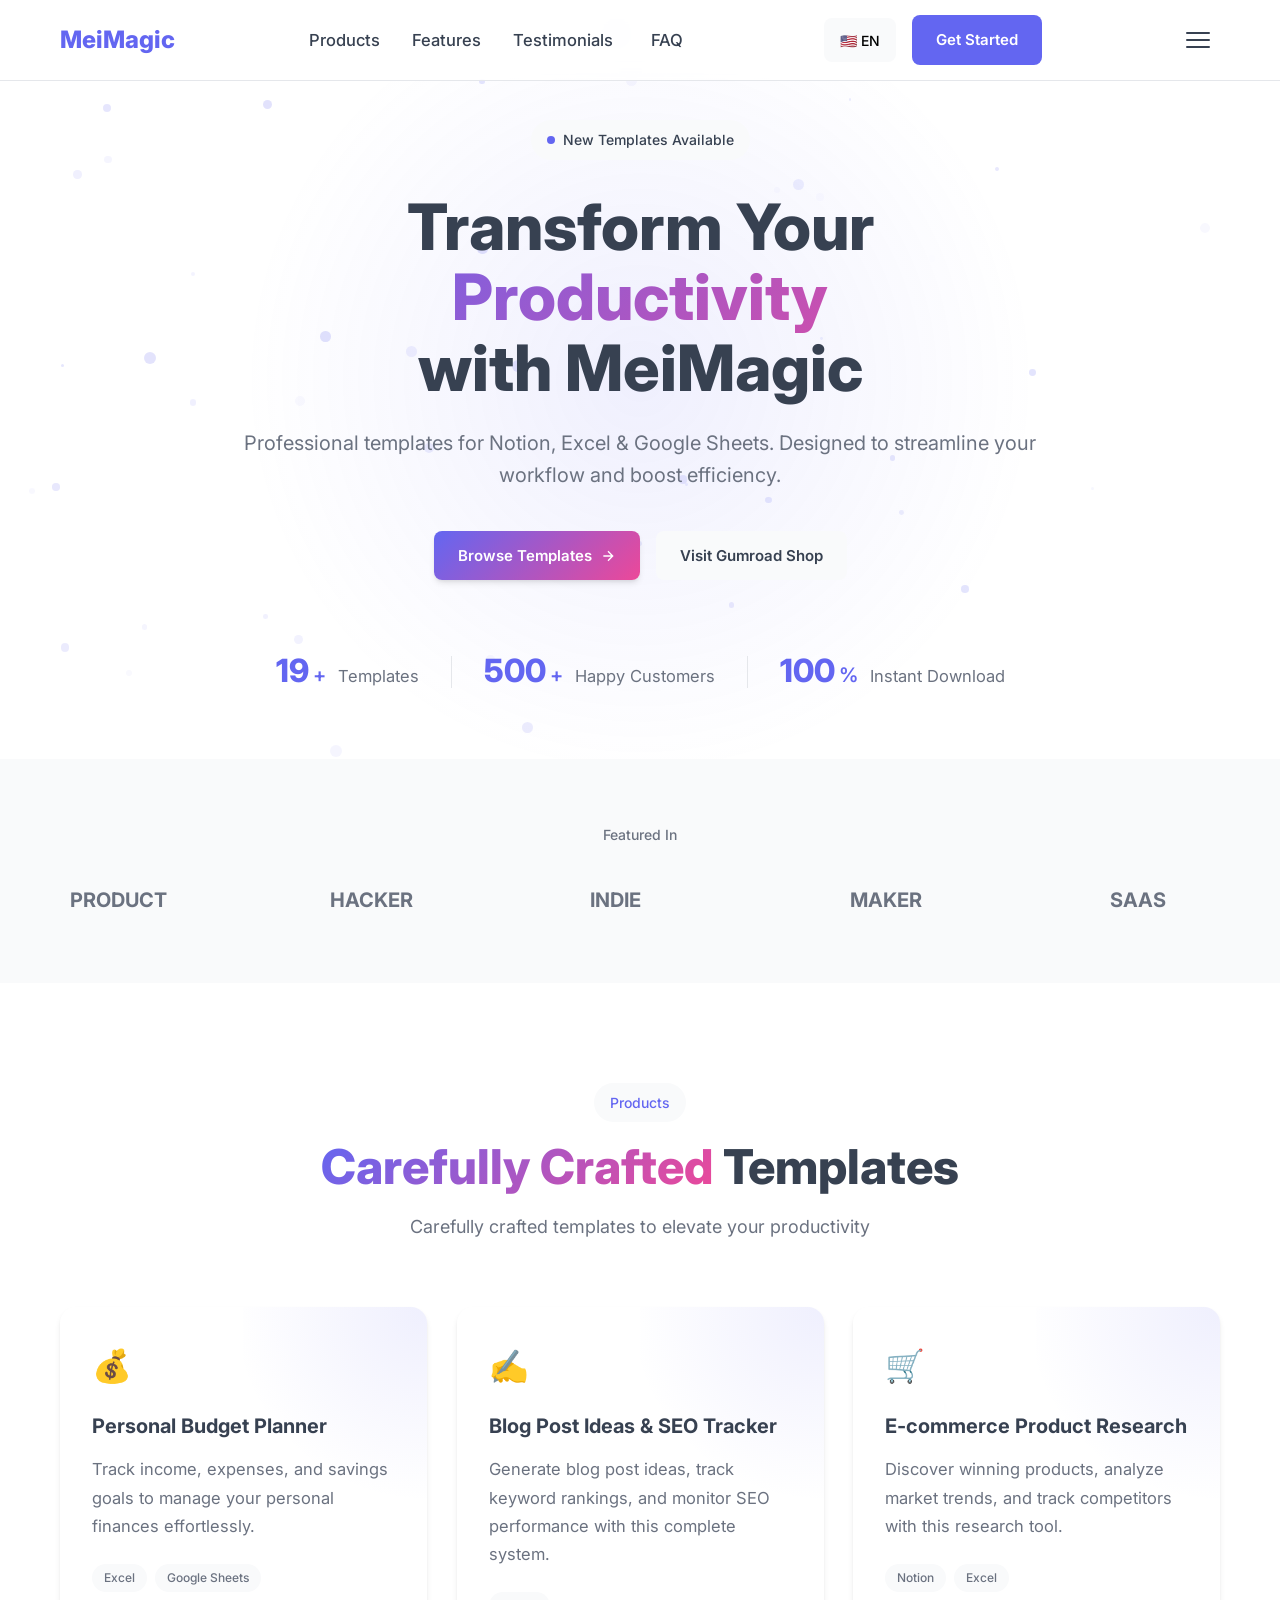
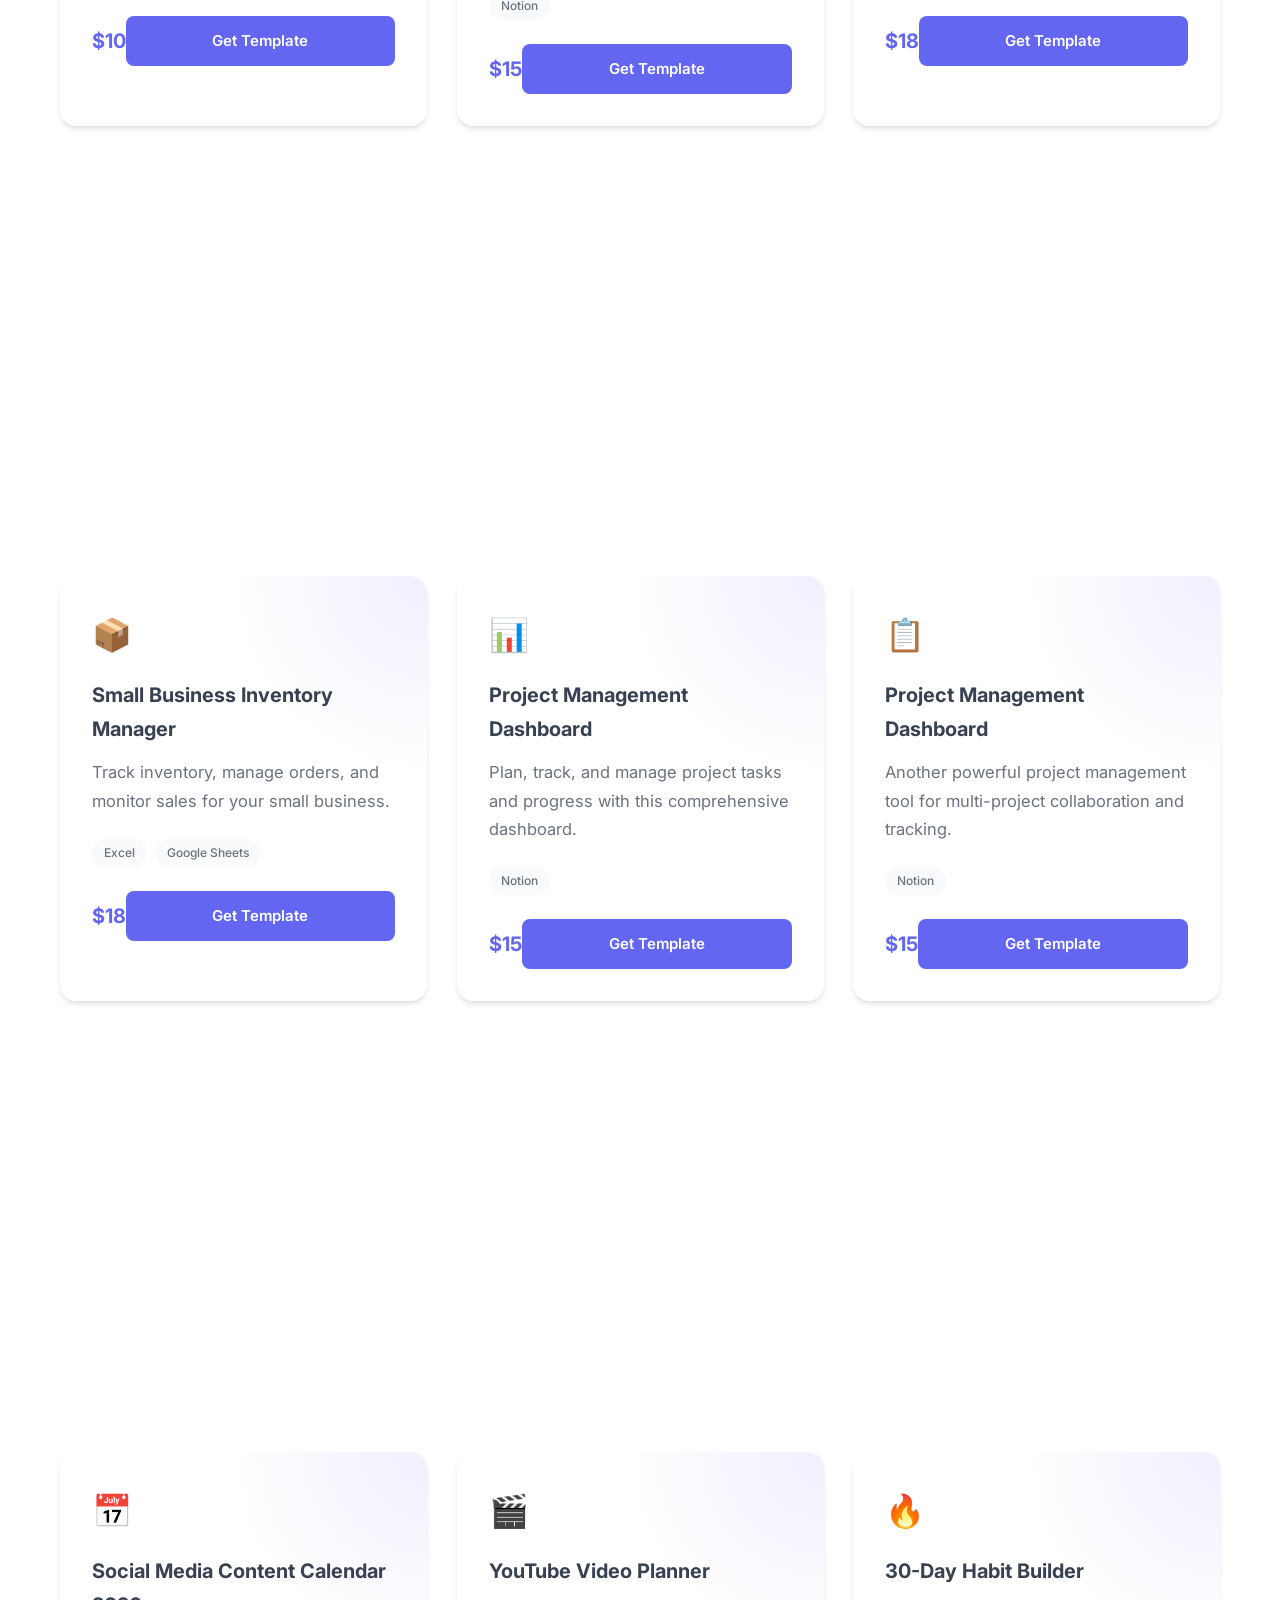
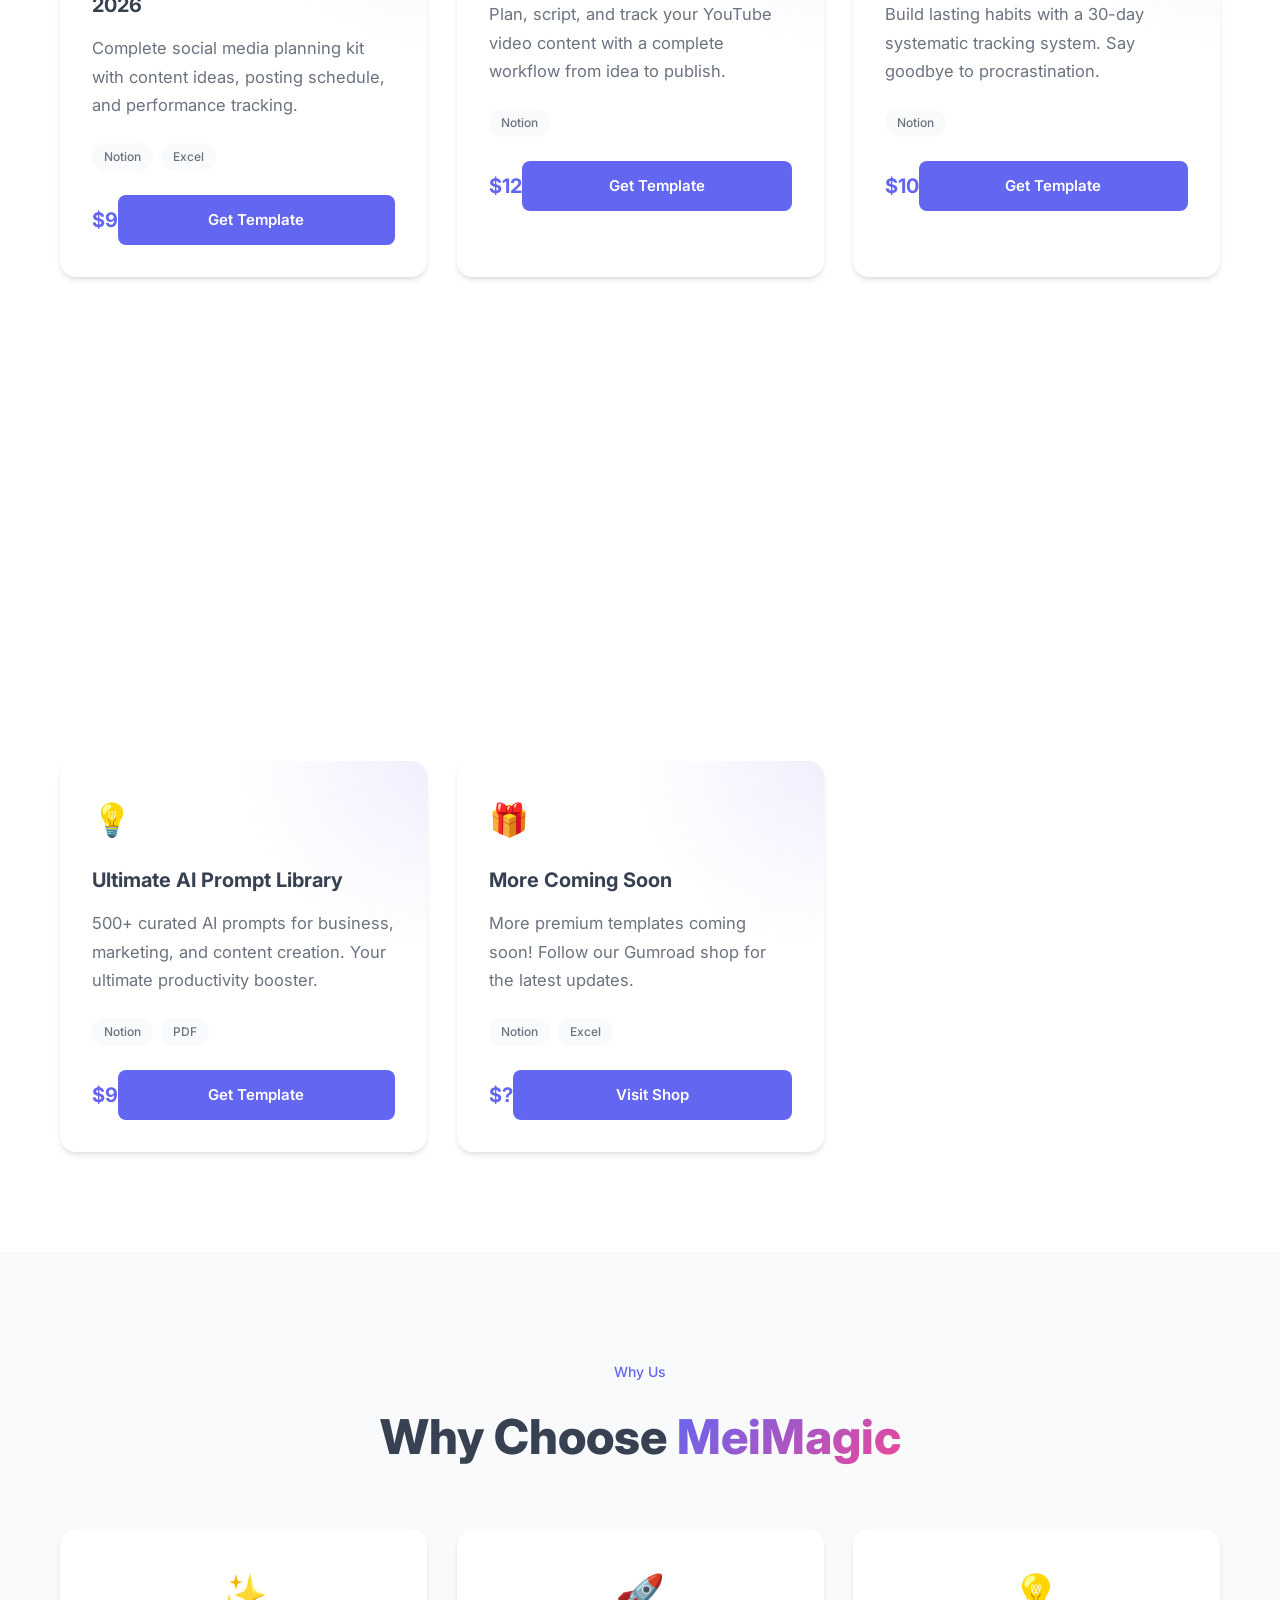
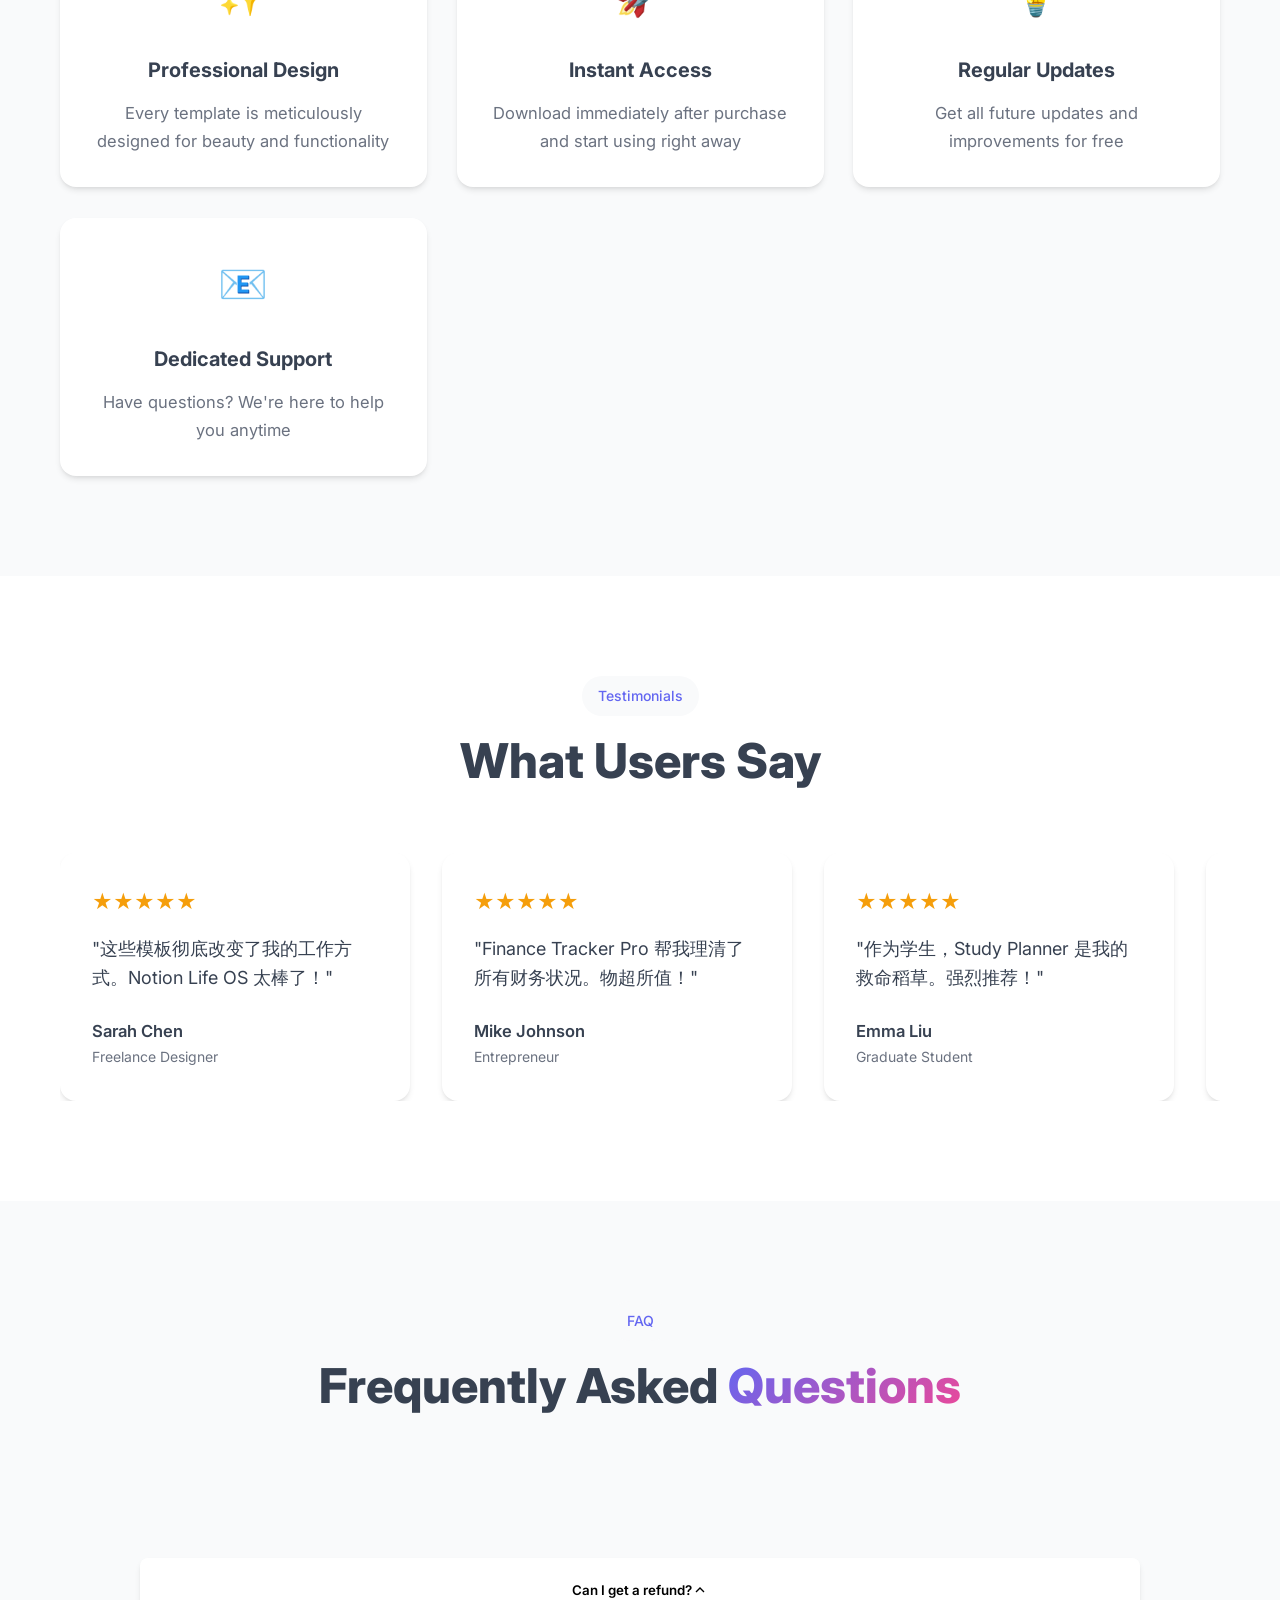
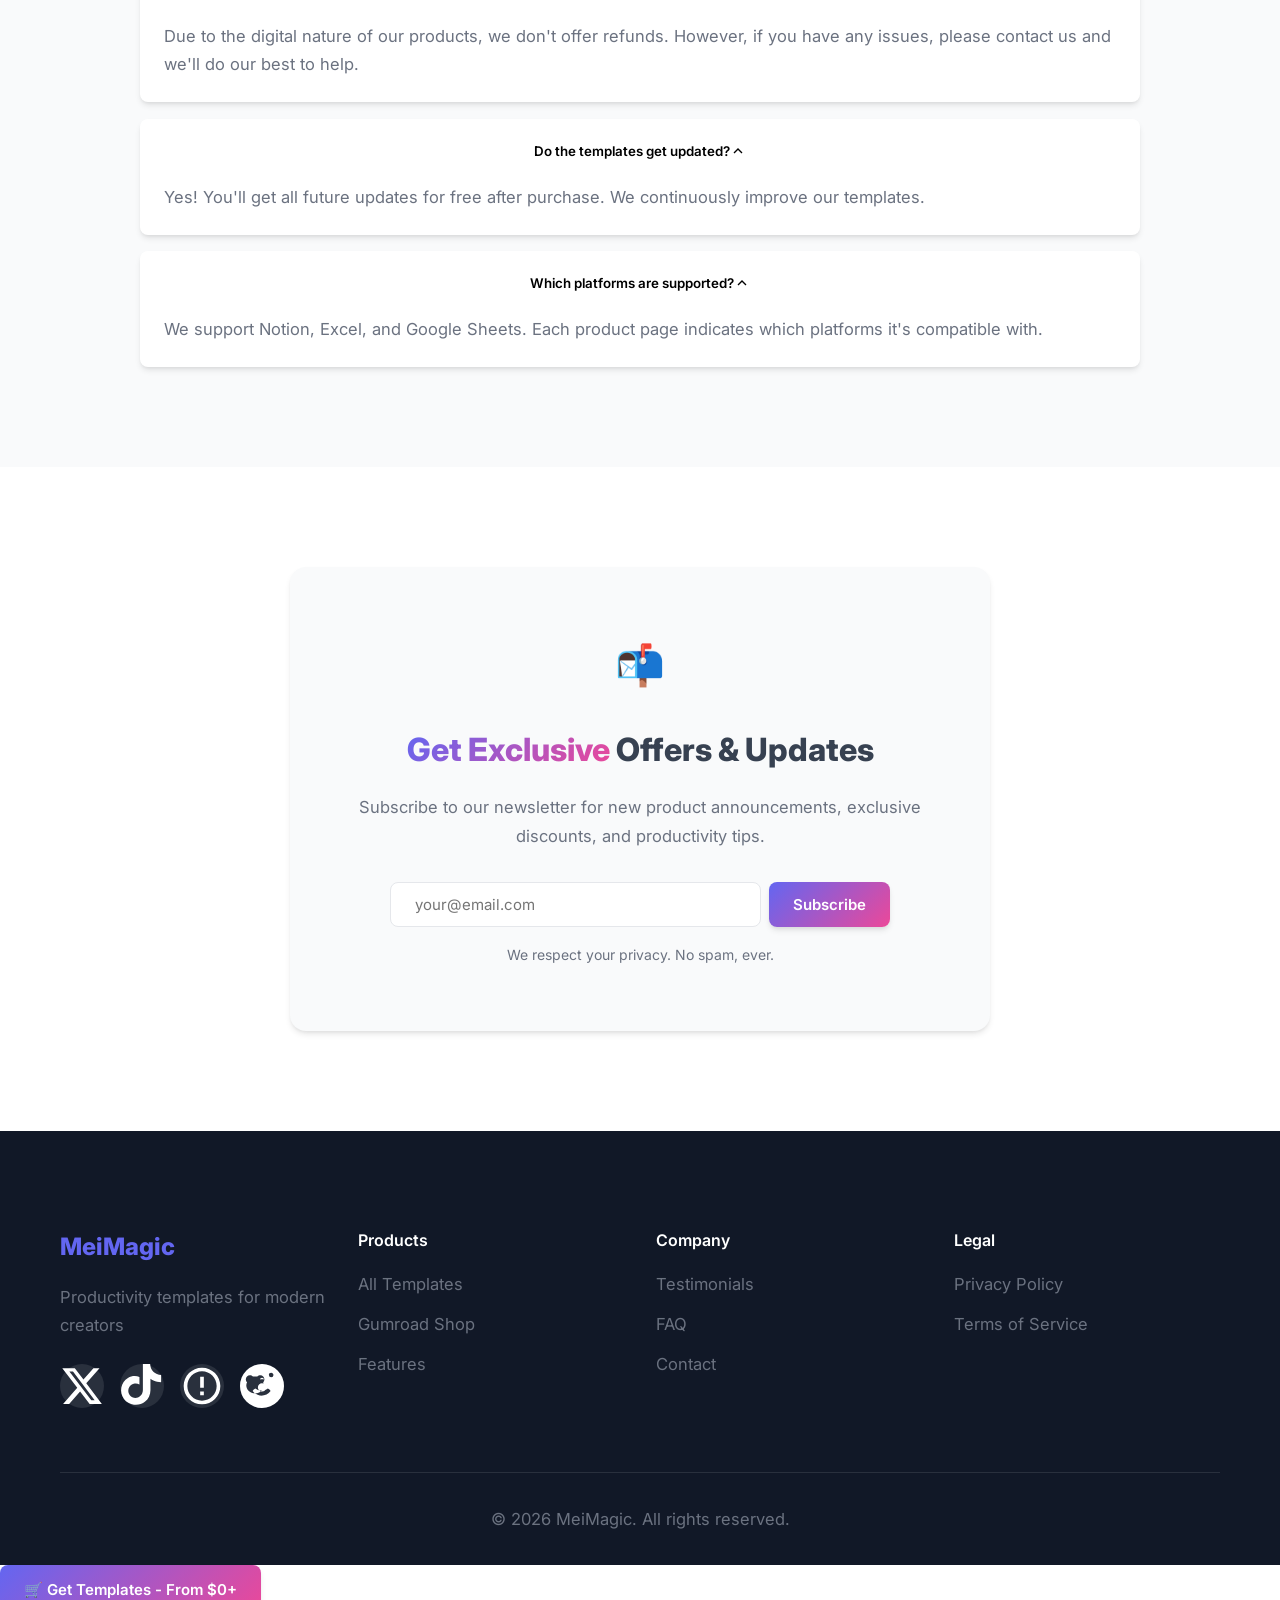
<file: index.html>
<!DOCTYPE html>
<html lang="en">
<head>
    <meta charset="UTF-8">
    <meta name="viewport" content="width=device-width, initial-scale=1.0">
    <meta http-equiv="X-UA-Compatible" content="IE=edge">
    <meta name="description" content="MeiMagic - Premium productivity templates for Notion, Excel, and Google Sheets. Boost your efficiency with our professionally designed templates.">
    <meta name="theme-color" content="#6366f1">
    <meta http-equiv="X-Frame-Options" content="SAMEORIGIN">
    <meta http-equiv="X-XSS-Protection" content="1; mode=block">
    <meta http-equiv="X-Content-Type-Options" content="nosniff">
    <meta name="referrer" content="strict-origin-when-cross-origin">
    <title data-zh="MeiMagic | 生产力模板" data-en="MeiMagic | Productivity Templates">MeiMagic | Productivity Templates</title>
    <link rel="preconnect" href="https://fonts.googleapis.com">
    <link rel="preconnect" href="https://fonts.gstatic.com" crossorigin>
    <link rel="dns-prefetch" href="//fonts.googleapis.com">
    <link rel="dns-prefetch" href="//fonts.gstatic.com">
    <link rel="preload" href="styles.css" as="style">
    <link rel="preload" href="responsive.css" as="style">
    <link rel="preload" href="https://fonts.googleapis.com/css2?family=Inter:wght@400;500;600;700;800&display=swap" as="style">
    <link rel="stylesheet" href="styles.css">
    <link rel="stylesheet" href="responsive.css">
    <link href="https://fonts.googleapis.com/css2?family=Inter:wght@400;500;600;700;800&display=swap" rel="stylesheet">
</head>
<body>
    <div id="mouse-glow" class="mouse-glow"></div>
    <nav class="navbar">
        <div class="container nav-container">
            <a href="#" class="nav-logo">MeiMagic</a>
            <div class="nav-links">
                <a href="#products">Products</a>
                <a href="#features">Features</a>
                <a href="#testimonials">Testimonials</a>
                <a href="#faq">FAQ</a>
            </div>
            <div class="nav-actions">
                <button id="langToggle" class="lang-toggle">
                    <span id="currentLang">🇺🇸 EN</span>
                </button>
                <a href="https://meimagic.gumroad.com" target="_blank" rel="noopener" class="btn btn-nav">Get Started</a>
            </div>
            <button class="mobile-menu-btn" aria-label="Toggle Menu">
                <span></span>
                <span></span>
                <span></span>
            </button>
        </div>
    </nav>
    <header class="hero">
        <div class="hero-particles" id="particles"></div>
        <div class="hero-glow"></div>
        <div class="container hero-container">
            <div class="hero-content">
                <div class="hero-badge">
                    <span class="badge-dot"></span>
                    <span data-zh="全新模板已上线" data-en="New Templates Available">New Templates Available</span>
                </div>
                <h1 class="hero-title">
                    <span class="title-line">Transform Your</span>
                    <span class="title-line gradient-text">Productivity</span>
                    <span class="title-line">with MeiMagic</span>
                </h1>
                <p class="hero-subtitle" data-zh="专业的 Notion、Excel 和 Google Sheets 模板，精心设计，助您提升工作效率。" data-en="Professional templates for Notion, Excel & Google Sheets. Designed to streamline your workflow and boost efficiency.">Professional templates for Notion, Excel & Google Sheets. Designed to streamline your workflow and boost efficiency.</p>
                <div class="hero-cta">
                    <a href="#products" class="btn btn-primary btn-pulse">
                        <span data-zh="浏览模板" data-en="Browse Templates">Browse Templates</span>
                        <svg class="btn-icon" viewBox="0 0 24 24" fill="none" stroke="currentColor" stroke-width="2">
                            <path d="M5 12h14M12 5l7 7-7 7"/>
                        </svg>
                    </a>
                    <a href="https://meimagic.gumroad.com" target="_blank" rel="noopener" class="btn btn-secondary">
                        <span data-zh="访问 Gumroad 店铺" data-en="Visit Gumroad Shop">Visit Gumroad Shop</span>
                    </a>
                </div>
                <div class="hero-stats">
                    <div class="stat-item">
                        <span class="stat-number" data-target="19">0</span>
                        <span class="stat-suffix">+</span>
                        <span class="stat-label" data-zh="模板" data-en="Templates">Templates</span>
                    </div>
                    <div class="stat-divider"></div>
                    <div class="stat-item">
                        <span class="stat-number" data-target="500">0</span>
                        <span class="stat-suffix">+</span>
                        <span class="stat-label" data-zh="满意客户" data-en="Happy Customers">Happy Customers</span>
                    </div>
                    <div class="stat-divider"></div>
                    <div class="stat-item">
                        <span class="stat-number" data-target="100">0</span>
                        <span class="stat-suffix">%</span>
                        <span class="stat-label" data-zh="即时下载" data-en="Instant Download">Instant Download</span>
                    </div>
                </div>
            </div>
        </div>
    </header>
    <section class="featured-in">
        <div class="container">
            <p class="featured-label" data-zh="受到认可" data-en="Featured In">Featured In</p>
            <div class="featured-logos">
                <div class="logo-placeholder">
                    <svg viewBox="0 0 120 40" fill="currentColor">
                        <text x="10" y="28" font-size="20" font-weight="bold">PRODUCT</text>
                    </svg>
                </div>
                <div class="logo-placeholder">
                    <svg viewBox="0 0 120 40" fill="currentColor">
                        <text x="10" y="28" font-size="20" font-weight="bold">HACKER</text>
                    </svg>
                </div>
                <div class="logo-placeholder">
                    <svg viewBox="0 0 120 40" fill="currentColor">
                        <text x="10" y="28" font-size="20" font-weight="bold">INDIE</text>
                    </svg>
                </div>
                <div class="logo-placeholder">
                    <svg viewBox="0 0 120 40" fill="currentColor">
                        <text x="10" y="28" font-size="20" font-weight="bold">MAKER</text>
                    </svg>
                </div>
                <div class="logo-placeholder">
                    <svg viewBox="0 0 120 40" fill="currentColor">
                        <text x="10" y="28" font-size="20" font-weight="bold">SAAS</text>
                    </svg>
                </div>
            </div>
        </div>
    </section>
    <section id="products" class="products">
        <div class="container">
            <div class="section-header">
                <span class="section-tag" data-zh="产品" data-en="Products">Products</span>
                <h2 class="section-title">
                    <span class="gradient-text" data-zh="精心打造的模板" data-en="Carefully Crafted">Carefully Crafted</span>
                    <span data-zh="提升生产力" data-en="Templates">Templates</span>
                </h2>
                <p class="section-subtitle" data-zh="精心打造的模板，提升您的生产力" data-en="Carefully crafted templates to elevate your productivity">Carefully crafted templates to elevate your productivity</p>
            </div>
            <div class="products-grid">
                <div class="product-card scroll-reveal">
                    <div class="card-glow"></div>
                    <div class="product-icon">💰</div>
                    <h3 class="product-title" data-zh="个人预算规划器" data-en="Personal Budget Planner">Personal Budget Planner</h3>
                    <p class="product-desc" data-zh="追踪收入、支出和储蓄目标，轻松管理个人财务。" data-en="Track income, expenses, and savings goals to manage your personal finances effortlessly.">Track income, expenses, and savings goals to manage your personal finances effortlessly.</p>
                    <div class="product-tags">
                        <span class="tag">Excel</span>
                        <span class="tag" data-zh="谷歌表格" data-en="Google Sheets">Google Sheets</span>
                    </div>
                    <div class="product-footer">
                        <span class="product-price">$10</span>
                        <a href="https://meimagic.gumroad.com/l/dghugq" target="_blank" rel="noopener" class="btn btn-product" data-zh="获取模板" data-en="Get Template">Get Template</a>
                    </div>
                </div>
                <div class="product-card scroll-reveal">
                    <div class="card-glow"></div>
                    <div class="product-icon">✍️</div>
                    <h3 class="product-title" data-zh="博客创意与 SEO 追踪器" data-en="Blog Post Ideas & SEO Tracker">Blog Post Ideas & SEO Tracker</h3>
                    <p class="product-desc" data-zh="生成博客创意、追踪关键词排名和 SEO 表现的完整系统。" data-en="Generate blog post ideas, track keyword rankings, and monitor SEO performance with this complete system.">Generate blog post ideas, track keyword rankings, and monitor SEO performance with this complete system.</p>
                    <div class="product-tags">
                        <span class="tag">Notion</span>
                    </div>
                    <div class="product-footer">
                        <span class="product-price">$15</span>
                        <a href="https://meimagic.gumroad.com/l/eviwj" target="_blank" rel="noopener" class="btn btn-product" data-zh="获取模板" data-en="Get Template">Get Template</a>
                    </div>
                </div>
                <div class="product-card scroll-reveal">
                    <div class="card-glow"></div>
                    <div class="product-icon">🛒</div>
                    <h3 class="product-title" data-zh="电商产品研究" data-en="E-commerce Product Research">E-commerce Product Research</h3>
                    <p class="product-desc" data-zh="发现热销产品、分析市场趋势和追踪竞争对手的研究工具。" data-en="Discover winning products, analyze market trends, and track competitors with this research tool.">Discover winning products, analyze market trends, and track competitors with this research tool.</p>
                    <div class="product-tags">
                        <span class="tag">Notion</span>
                        <span class="tag">Excel</span>
                    </div>
                    <div class="product-footer">
                        <span class="product-price">$18</span>
                        <a href="https://meimagic.gumroad.com/l/omqaw" target="_blank" rel="noopener" class="btn btn-product" data-zh="获取模板" data-en="Get Template">Get Template</a>
                    </div>
                </div>
                <div class="product-card scroll-reveal">
                    <div class="card-glow"></div>
                    <div class="product-icon">🏋️</div>
                    <h3 class="product-title" data-zh="健身与锻炼追踪器" data-en="Fitness & Workout Tracker">Fitness & Workout Tracker</h3>
                    <p class="product-desc" data-zh="记录锻炼、追踪进度和实现健身目标的完整系统。" data-en="Log workouts, track progress, and achieve your fitness goals with this complete system.">Log workouts, track progress, and achieve your fitness goals with this complete system.</p>
                    <div class="product-tags">
                        <span class="tag">Notion</span>
                    </div>
                    <div class="product-footer">
                        <span class="product-price">$12</span>
                        <a href="https://meimagic.gumroad.com/l/jbsipx" target="_blank" rel="noopener" class="btn btn-product" data-zh="获取模板" data-en="Get Template">Get Template</a>
                    </div>
                </div>
                <div class="product-card scroll-reveal">
                    <div class="card-glow"></div>
                    <div class="product-icon">👥</div>
                    <h3 class="product-title" data-zh="CRM 客户管理器" data-en="CRM Customer Manager">CRM Customer Manager</h3>
                    <p class="product-desc" data-zh="管理客户关系、追踪互动和销售管道的完整 CRM 系统。" data-en="Manage customer relationships, track interactions, and sales pipelines with this complete CRM system.">Manage customer relationships, track interactions, and sales pipelines with this complete CRM system.</p>
                    <div class="product-tags">
                        <span class="tag" data-zh="谷歌表格" data-en="Google Sheets">Google Sheets</span>
                    </div>
                    <div class="product-footer">
                        <span class="product-price">$20</span>
                        <a href="https://meimagic.gumroad.com/l/obsst" target="_blank" rel="noopener" class="btn btn-product" data-zh="获取模板" data-en="Get Template">Get Template</a>
                    </div>
                </div>
                <div class="product-card scroll-reveal">
                    <div class="card-glow"></div>
                    <div class="product-icon">🍽️</div>
                    <h3 class="product-title" data-zh="膳食计划与购物清单" data-en="Meal Planning & Grocery List">Meal Planning & Grocery List</h3>
                    <p class="product-desc" data-zh="计划每周膳食、生成购物清单和追踪营养摄入。" data-en="Plan weekly meals, generate grocery lists, and track nutrition intake with ease.">Plan weekly meals, generate grocery lists, and track nutrition intake with ease.</p>
                    <div class="product-tags">
                        <span class="tag">Notion</span>
                    </div>
                    <div class="product-footer">
                        <span class="product-price">$8</span>
                        <a href="https://meimagic.gumroad.com/l/zwpnys" target="_blank" rel="noopener" class="btn btn-product" data-zh="获取模板" data-en="Get Template">Get Template</a>
                    </div>
                </div>
                <div class="product-card scroll-reveal">
                    <div class="card-glow"></div>
                    <div class="product-icon">📦</div>
                    <h3 class="product-title" data-zh="小型企业库存管理器" data-en="Small Business Inventory Manager">Small Business Inventory Manager</h3>
                    <p class="product-desc" data-zh="追踪库存、管理订单和监控小企业销售。" data-en="Track inventory, manage orders, and monitor sales for your small business.">Track inventory, manage orders, and monitor sales for your small business.</p>
                    <div class="product-tags">
                        <span class="tag">Excel</span>
                        <span class="tag" data-zh="谷歌表格" data-en="Google Sheets">Google Sheets</span>
                    </div>
                    <div class="product-footer">
                        <span class="product-price">$18</span>
                        <a href="https://meimagic.gumroad.com/l/nqbobt" target="_blank" rel="noopener" class="btn btn-product" data-zh="获取模板" data-en="Get Template">Get Template</a>
                    </div>
                </div>
                <div class="product-card scroll-reveal">
                    <div class="card-glow"></div>
                    <div class="product-icon">📊</div>
                    <h3 class="product-title" data-zh="项目管理仪表盘" data-en="Project Management Dashboard">Project Management Dashboard</h3>
                    <p class="product-desc" data-zh="规划、追踪和管理项目任务与进度的综合仪表盘。" data-en="Plan, track, and manage project tasks and progress with this comprehensive dashboard.">Plan, track, and manage project tasks and progress with this comprehensive dashboard.</p>
                    <div class="product-tags">
                        <span class="tag">Notion</span>
                    </div>
                    <div class="product-footer">
                        <span class="product-price">$15</span>
                        <a href="https://meimagic.gumroad.com/l/ejxgp" target="_blank" rel="noopener" class="btn btn-product" data-zh="获取模板" data-en="Get Template">Get Template</a>
                    </div>
                </div>
                <div class="product-card scroll-reveal">
                    <div class="card-glow"></div>
                    <div class="product-icon">📋</div>
                    <h3 class="product-title" data-zh="项目管理仪表盘" data-en="Project Management Dashboard">Project Management Dashboard</h3>
                    <p class="product-desc" data-zh="另一个强大的项目管理工具，适合多项目协作和追踪。" data-en="Another powerful project management tool for multi-project collaboration and tracking.">Another powerful project management tool for multi-project collaboration and tracking.</p>
                    <div class="product-tags">
                        <span class="tag">Notion</span>
                    </div>
                    <div class="product-footer">
                        <span class="product-price">$15</span>
                        <a href="https://meimagic.gumroad.com/l/zkcwj" target="_blank" rel="noopener" class="btn btn-product" data-zh="获取模板" data-en="Get Template">Get Template</a>
                    </div>
                </div>
                <div class="product-card scroll-reveal">
                    <div class="card-glow"></div>
                    <div class="product-icon">🚀</div>
                    <h3 class="product-title" data-zh="7 天生产力挑战" data-en="7 Day Productivity Challenge">7 Day Productivity Challenge</h3>
                    <p class="product-desc" data-zh="免费模板！通过 7 天挑战提升你的生产力，包含每日任务和追踪表。" data-en="Free template! Boost your productivity with this 7-day challenge including daily tasks and tracking sheets.">Free template! Boost your productivity with this 7-day challenge including daily tasks and tracking sheets.</p>
                    <div class="product-tags">
                        <span class="tag">Notion</span>
                        <span class="tag" data-zh="免费" data-en="Free">Free</span>
                    </div>
                    <div class="product-footer">
                        <span class="product-price">$0+</span>
                        <a href="https://meimagic.gumroad.com/l/tstthq" target="_blank" rel="noopener" class="btn btn-product" data-zh="获取模板" data-en="Get Template">Get Template</a>
                    </div>
                </div>
                <div class="product-card scroll-reveal">
                    <div class="card-glow"></div>
                    <div class="product-icon">⏰</div>
                    <h3 class="product-title" data-zh="远程工作者时间追踪器" data-en="Remote Worker Time Tracker">Remote Worker Time Tracker</h3>
                    <p class="product-desc" data-zh="每周节省 10+ 小时！追踪时间分配、提高工作效率的完整系统。" data-en="Reclaim 10+ hours per week! Complete system to track time allocation and boost work efficiency.">Reclaim 10+ hours per week! Complete system to track time allocation and boost work efficiency.</p>
                    <div class="product-tags">
                        <span class="tag">Notion</span>
                        <span class="tag">Excel</span>
                    </div>
                    <div class="product-footer">
                        <span class="product-price">$12</span>
                        <a href="https://meimagic.gumroad.com/l/dhgzrx" target="_blank" rel="noopener" class="btn btn-product" data-zh="获取模板" data-en="Get Template">Get Template</a>
                    </div>
                </div>
                <div class="product-card scroll-reveal">
                    <div class="card-glow"></div>
                    <div class="product-icon">💼</div>
                    <h3 class="product-title" data-zh="自由职业者财务追踪器" data-en="Freelancer Finance Tracker">Freelancer Finance Tracker</h3>
                    <p class="product-desc" data-zh="管理收入、支出和税务规划的完整财务系统，专为自由职业者设计。" data-en="Complete finance system for freelancers to manage income, expenses, and tax planning.">Complete finance system for freelancers to manage income, expenses, and tax planning.</p>
                    <div class="product-tags">
                        <span class="tag">Excel</span>
                        <span class="tag" data-zh="谷歌表格" data-en="Google Sheets">Google Sheets</span>
                    </div>
                    <div class="product-footer">
                        <span class="product-price">$12</span>
                        <a href="https://meimagic.gumroad.com/l/kccsfb" target="_blank" rel="noopener" class="btn btn-product" data-zh="获取模板" data-en="Get Template">Get Template</a>
                    </div>
                </div>
                <div class="product-card scroll-reveal">
                    <div class="card-glow"></div>
                    <div class="product-icon">📅</div>
                    <h3 class="product-title" data-zh="2026 社交媒体内容日历" data-en="Social Media Content Calendar 2026">Social Media Content Calendar 2026</h3>
                    <p class="product-desc" data-zh="完整的社交媒体规划工具，包含内容创意、发布计划和表现追踪。" data-en="Complete social media planning kit with content ideas, posting schedule, and performance tracking.">Complete social media planning kit with content ideas, posting schedule, and performance tracking.</p>
                    <div class="product-tags">
                        <span class="tag">Notion</span>
                        <span class="tag">Excel</span>
                    </div>
                    <div class="product-footer">
                        <span class="product-price">$9</span>
                        <a href="https://meimagic.gumroad.com/l/txuwc" target="_blank" rel="noopener" class="btn btn-product" data-zh="获取模板" data-en="Get Template">Get Template</a>
                    </div>
                </div>
                <div class="product-card scroll-reveal">
                    <div class="card-glow"></div>
                    <div class="product-icon">🎬</div>
                    <h3 class="product-title" data-zh="YouTube 视频规划器" data-en="YouTube Video Planner">YouTube Video Planner</h3>
                    <p class="product-desc" data-zh="规划、脚本和追踪你的 YouTube 视频内容，从创意到发布的完整工作流。" data-en="Plan, script, and track your YouTube video content with a complete workflow from idea to publish.">Plan, script, and track your YouTube video content with a complete workflow from idea to publish.</p>
                    <div class="product-tags">
                        <span class="tag">Notion</span>
                    </div>
                    <div class="product-footer">
                        <span class="product-price">$12</span>
                        <a href="https://meimagic.gumroad.com/l/rbvufa" target="_blank" rel="noopener" class="btn btn-product" data-zh="获取模板" data-en="Get Template">Get Template</a>
                    </div>
                </div>
                <div class="product-card scroll-reveal">
                    <div class="card-glow"></div>
                    <div class="product-icon">🔥</div>
                    <h3 class="product-title" data-zh="30 天习惯养成器" data-en="30-Day Habit Builder">30-Day Habit Builder</h3>
                    <p class="product-desc" data-zh="通过 30 天系统化追踪，建立持久的好习惯，告别拖延。" data-en="Build lasting habits with a 30-day systematic tracking system. Say goodbye to procrastination.">Build lasting habits with a 30-day systematic tracking system. Say goodbye to procrastination.</p>
                    <div class="product-tags">
                        <span class="tag">Notion</span>
                    </div>
                    <div class="product-footer">
                        <span class="product-price">$10</span>
                        <a href="https://meimagic.gumroad.com/l/ymyuz" target="_blank" rel="noopener" class="btn btn-product" data-zh="获取模板" data-en="Get Template">Get Template</a>
                    </div>
                </div>
                <div class="product-card scroll-reveal">
                    <div class="card-glow"></div>
                    <div class="product-icon">🤝</div>
                    <h3 class="product-title" data-zh="自由职业者客户管理器" data-en="Freelancer Client Manager">Freelancer Client Manager</h3>
                    <p class="product-desc" data-zh="管理客户信息、项目进度、合同和发票的一站式自由职业管理工具。" data-en="All-in-one freelance management tool for clients, projects, contracts, and invoices.">All-in-one freelance management tool for clients, projects, contracts, and invoices.</p>
                    <div class="product-tags">
                        <span class="tag">Notion</span>
                        <span class="tag">Excel</span>
                    </div>
                    <div class="product-footer">
                        <span class="product-price">$18</span>
                        <a href="https://meimagic.gumroad.com/l/lalfcf" target="_blank" rel="noopener" class="btn btn-product" data-zh="获取模板" data-en="Get Template">Get Template</a>
                    </div>
                </div>
                <div class="product-card scroll-reveal">
                    <div class="card-glow"></div>
                    <div class="product-icon">🤖</div>
                    <h3 class="product-title" data-zh="AI 内容再利用工作流" data-en="AI Content Repurposing Workflow">AI Content Repurposing Workflow</h3>
                    <p class="product-desc" data-zh="用 AI 将一篇内容转化为多种格式，最大化内容价值和覆盖范围。" data-en="Repurpose one piece of content into multiple formats with AI to maximize reach and value.">Repurpose one piece of content into multiple formats with AI to maximize reach and value.</p>
                    <div class="product-tags">
                        <span class="tag">Notion</span>
                    </div>
                    <div class="product-footer">
                        <span class="product-price">$12</span>
                        <a href="https://meimagic.gumroad.com/l/txnku" target="_blank" rel="noopener" class="btn btn-product" data-zh="获取模板" data-en="Get Template">Get Template</a>
                    </div>
                </div>
                <div class="product-card scroll-reveal">
                    <div class="card-glow"></div>
                    <div class="product-icon">🏠</div>
                    <h3 class="product-title" data-zh="Notion 生活操作系统" data-en="Notion Life OS">Notion Life OS</h3>
                    <p class="product-desc" data-zh="完整的生活管理系统，整合任务、目标、财务、健康等所有方面。" data-en="Complete life management system integrating tasks, goals, finances, health, and everything in between.">Complete life management system integrating tasks, goals, finances, health, and everything in between.</p>
                    <div class="product-tags">
                        <span class="tag">Notion</span>
                    </div>
                    <div class="product-footer">
                        <span class="product-price">$15</span>
                        <a href="https://meimagic.gumroad.com/l/peyttm" target="_blank" rel="noopener" class="btn btn-product" data-zh="获取模板" data-en="Get Template">Get Template</a>
                    </div>
                </div>
                <div class="product-card scroll-reveal">
                    <div class="card-glow"></div>
                    <div class="product-icon">💡</div>
                    <h3 class="product-title" data-zh="终极 AI 提示词库" data-en="Ultimate AI Prompt Library">Ultimate AI Prompt Library</h3>
                    <p class="product-desc" data-zh="500+ 精心整理的 AI 提示词，涵盖商业、营销和内容创作。" data-en="500+ curated AI prompts for business, marketing, and content creation. Your ultimate productivity booster.">500+ curated AI prompts for business, marketing, and content creation. Your ultimate productivity booster.</p>
                    <div class="product-tags">
                        <span class="tag">Notion</span>
                        <span class="tag">PDF</span>
                    </div>
                    <div class="product-footer">
                        <span class="product-price">$9</span>
                        <a href="https://meimagic.gumroad.com/l/ygkfqj" target="_blank" rel="noopener" class="btn btn-product" data-zh="获取模板" data-en="Get Template">Get Template</a>
                    </div>
                </div>
                <div class="product-card scroll-reveal">
                    <div class="card-glow"></div>
                    <div class="product-icon">🎁</div>
                    <h3 class="product-title" data-zh="更多惊喜模板" data-en="More Coming Soon">More Coming Soon</h3>
                    <p class="product-desc" data-zh="更多优质模板即将上线！请关注我们的 Gumroad 店铺获取最新更新。" data-en="More premium templates coming soon! Follow our Gumroad shop for the latest updates.">More premium templates coming soon! Follow our Gumroad shop for the latest updates.</p>
                    <div class="product-tags">
                        <span class="tag">Notion</span>
                        <span class="tag">Excel</span>
                    </div>
                    <div class="product-footer">
                        <span class="product-price">$?</span>
                        <a href="https://meimagic.gumroad.com" target="_blank" rel="noopener" class="btn btn-product" data-zh="访问店铺" data-en="Visit Shop">Visit Shop</a>
                    </div>
                </div>
            </div>
        </div>
    </section>
    <section id="features" class="features">
        <div class="container">
            <div class="section-header">
                <span class="section-tag" data-zh="优势" data-en="Why Us">Why Us</span>
                <h2 class="section-title">
                    <span data-zh="为什么选择" data-en="Why Choose">Why Choose</span>
                    <span class="gradient-text" data-zh="MeiMagic" data-en="MeiMagic">MeiMagic</span>
                </h2>
            </div>
            <div class="features-grid">
                <div class="feature-card scroll-reveal">
                    <div class="feature-icon">✨</div>
                    <h3 data-zh="专业设计" data-en="Professional Design">Professional Design</h3>
                    <p data-zh="每个模板都经过精心设计，美观且实用" data-en="Every template is meticulously designed for beauty and functionality">Every template is meticulously designed for beauty and functionality</p>
                </div>
                <div class="feature-card scroll-reveal">
                    <div class="feature-icon">🚀</div>
                    <h3 data-zh="即时使用" data-en="Instant Access">Instant Access</h3>
                    <p data-zh="购买后立即下载，马上开始使用" data-en="Download immediately after purchase and start using right away">Download immediately after purchase and start using right away</p>
                </div>
                <div class="feature-card scroll-reveal">
                    <div class="feature-icon">💡</div>
                    <h3 data-zh="持续更新" data-en="Regular Updates">Regular Updates</h3>
                    <p data-zh="免费获得所有未来更新和改进" data-en="Get all future updates and improvements for free">Get all future updates and improvements for free</p>
                </div>
                <div class="feature-card scroll-reveal">
                    <div class="feature-icon">📧</div>
                    <h3 data-zh="专属支持" data-en="Dedicated Support">Dedicated Support</h3>
                    <p data-zh="有任何问题？我们随时为您提供帮助" data-en="Have questions? We're here to help you anytime">Have questions? We're here to help you anytime</p>
                </div>
            </div>
        </div>
    </section>
    <section id="testimonials" class="testimonials">
        <div class="container">
            <div class="section-header">
                <span class="section-tag" data-zh="评价" data-en="Testimonials">Testimonials</span>
                <h2 class="section-title">
                    <span data-zh="用户怎么说" data-en="What Users Say">What Users Say</span>
                </h2>
            </div>
            <div class="testimonials-marquee">
                <div class="marquee-content">
                    <div class="testimonial-card">
                        <div class="testimonial-rating">★★★★★</div>
                        <p class="testimonial-text">"这些模板彻底改变了我的工作方式。Notion Life OS 太棒了！"</p>
                        <div class="testimonial-author">
                            <span class="author-name">Sarah Chen</span>
                            <span class="author-role">Freelance Designer</span>
                        </div>
                    </div>
                    <div class="testimonial-card">
                        <div class="testimonial-rating">★★★★★</div>
                        <p class="testimonial-text">"Finance Tracker Pro 帮我理清了所有财务状况。物超所值！"</p>
                        <div class="testimonial-author">
                            <span class="author-name">Mike Johnson</span>
                            <span class="author-role">Entrepreneur</span>
                        </div>
                    </div>
                    <div class="testimonial-card">
                        <div class="testimonial-rating">★★★★★</div>
                        <p class="testimonial-text">"作为学生，Study Planner 是我的救命稻草。强烈推荐！"</p>
                        <div class="testimonial-author">
                            <span class="author-name">Emma Liu</span>
                            <span class="author-role">Graduate Student</span>
                        </div>
                    </div>
                    <div class="testimonial-card">
                        <div class="testimonial-rating">★★★★★</div>
                        <p class="testimonial-text">"Content Calendar 让我的社交媒体管理变得轻松简单。"</p>
                        <div class="testimonial-author">
                            <span class="author-name">Alex Park</span>
                            <span class="author-role">Content Creator</span>
                        </div>
                    </div>
                </div>
            </div>
        </div>
    </section>
    <section id="faq" class="faq">
        <div class="container">
            <div class="section-header">
                <span class="section-tag" data-zh="常见问题" data-en="FAQ">FAQ</span>
                <h2 class="section-title">
                    <span data-zh="常见问题" data-en="Frequently Asked">Frequently Asked</span>
                    <span class="gradient-text" data-zh="问题" data-en="Questions">Questions</span>
                </h2>
            </div>
            <div class="faq-grid">
                <div class="faq-item scroll-reveal">
                    <button class="faq-question">
                        <span data-zh="购买后如何获取模板？" data-en="How do I receive the templates after purchase?">How do I receive the templates after purchase?</span>
                        <svg class="faq-icon" viewBox="0 0 24 24" fill="none" stroke="currentColor" stroke-width="2">
                            <path d="M6 9l6 6 6-6"/>
                        </svg>
                    </button>
                    <div class="faq-answer">
                        <p data-zh="购买后您会立即收到 Gumroad 的邮件，包含下载链接。所有模板都是即时可用的数字文件。" data-en="You'll receive an email from Gumroad immediately after purchase with download links. All templates are instantly accessible digital files.">You'll receive an email from Gumroad immediately after purchase with download links. All templates are instantly accessible digital files.</p>
                    </div>
                </div>
                <div class="faq-item scroll-reveal">
                    <button class="faq-question">
                        <span data-zh="可以退款吗？" data-en="Can I get a refund?">Can I get a refund?</span>
                        <svg class="faq-icon" viewBox="0 0 24 24" fill="none" stroke="currentColor" stroke-width="2">
                            <path d="M6 9l6 6 6-6"/>
                        </svg>
                    </button>
                    <div class="faq-answer">
                        <p data-zh="由于是数字产品，我们不提供退款。但如有任何问题，请随时联系我们，我们会尽力帮助您。" data-en="Due to the digital nature of our products, we don't offer refunds. However, if you have any issues, please contact us and we'll do our best to help.">Due to the digital nature of our products, we don't offer refunds. However, if you have any issues, please contact us and we'll do our best to help.</p>
                    </div>
                </div>
                <div class="faq-item scroll-reveal">
                    <button class="faq-question">
                        <span data-zh="模板可以更新吗？" data-en="Do the templates get updated?">Do the templates get updated?</span>
                        <svg class="faq-icon" viewBox="0 0 24 24" fill="none" stroke="currentColor" stroke-width="2">
                            <path d="M6 9l6 6 6-6"/>
                        </svg>
                    </button>
                    <div class="faq-answer">
                        <p data-zh="是的！购买后您将获得所有未来的免费更新。我们会不断改进模板。" data-en="Yes! You'll get all future updates for free after purchase. We continuously improve our templates.">Yes! You'll get all future updates for free after purchase. We continuously improve our templates.</p>
                    </div>
                </div>
                <div class="faq-item scroll-reveal">
                    <button class="faq-question">
                        <span data-zh="支持哪些平台？" data-en="Which platforms are supported?">Which platforms are supported?</span>
                        <svg class="faq-icon" viewBox="0 0 24 24" fill="none" stroke="currentColor" stroke-width="2">
                            <path d="M6 9l6 6 6-6"/>
                        </svg>
                    </button>
                    <div class="faq-answer">
                        <p data-zh="我们支持 Notion、Excel 和 Google Sheets。每个产品页面都会标明适用的平台。" data-en="We support Notion, Excel, and Google Sheets. Each product page indicates which platforms it's compatible with.">We support Notion, Excel, and Google Sheets. Each product page indicates which platforms it's compatible with.</p>
                    </div>
                </div>
            </div>
        </div>
    </section>
    <section class="newsletter">
        <div class="container">
            <div class="newsletter-content scroll-reveal">
                <div class="newsletter-badge">📬</div>
                <h2 class="newsletter-title">
                    <span class="gradient-text" data-zh="获取独家优惠" data-en="Get Exclusive">Get Exclusive</span>
                    <span data-zh="和更新" data-en="Offers & Updates">Offers & Updates</span>
                </h2>
                <p class="newsletter-subtitle" data-zh="订阅我们的通讯，获取新产品通知、独家折扣和生产力技巧。" data-en="Subscribe to our newsletter for new product announcements, exclusive discounts, and productivity tips.">Subscribe to our newsletter for new product announcements, exclusive discounts, and productivity tips.</p>
                <form class="newsletter-form" onsubmit="event.preventDefault(); alert('Thank you for subscribing!');">
                    <div class="form-group">
                        <input type="email" class="form-input" placeholder="your@email.com" required>
                        <button type="submit" class="btn btn-primary btn-pulse">
                            <span data-zh="订阅" data-en="Subscribe">Subscribe</span>
                        </button>
                    </div>
                    <p class="form-note" data-zh="我们尊重您的隐私，绝不发送垃圾邮件。" data-en="We respect your privacy. No spam, ever.">We respect your privacy. No spam, ever.</p>
                </form>
            </div>
        </div>
    </section>
    <footer class="footer">
        <div class="container">
            <div class="footer-grid">
                <div class="footer-brand">
                    <h3 class="footer-logo">MeiMagic</h3>
                    <p data-zh="为现代创作者打造的生产力模板" data-en="Productivity templates for modern creators">Productivity templates for modern creators</p>
                    <div class="footer-social">
                        <a href="https://x.com/meiMei189561" target="_blank" rel="noopener" class="social-link" aria-label="X (Twitter)">
                            <svg viewBox="0 0 24 24" fill="currentColor"><path d="M18.244 2.25h3.308l-7.227 8.26 8.502 11.24H16.17l-5.214-6.817L4.99 21.75H1.68l7.73-8.835L1.254 2.25H8.08l4.713 6.231zm-1.161 17.52h1.833L7.084 4.126H5.117z"/></svg>
                        </a>
                        <a href="https://tiktok.com" target="_blank" rel="noopener" class="social-link" aria-label="TikTok">
                            <svg viewBox="0 0 24 24" fill="currentColor"><path d="M12.525.02c1.31-.02 2.61-.01 3.91-.02.08 1.53.63 3.09 1.75 4.17 1.12 1.11 2.7 1.62 4.24 1.79v4.03c-1.44-.05-2.89-.35-4.2-.97-.57-.26-1.1-.59-1.62-.93v6.16c0 2.52-1.12 4.84-2.9 6.24-1.72 1.39-3.92 1.98-6.09 1.69-2.17-.29-4.16-1.42-5.46-3.14-1.32-1.75-1.84-4.03-1.43-6.21.41-2.18 1.73-4.09 3.62-5.24 1.89-1.15 4.2-1.35 6.26-.55v4.09c-.95-.52-2.08-.65-3.13-.36-1.05.29-1.94.98-2.46 1.92-.52.94-.63 2.06-.31 3.08.32 1.02 1.04 1.87 2.01 2.34.97.47 2.09.52 3.1.14 1.01-.38 1.82-1.16 2.26-2.14.27-.61.41-1.28.41-1.95V.02h-3.91z"/></svg>
                        </a>
                        <a href="https://xiaohongshu.com" target="_blank" rel="noopener" class="social-link" aria-label="小红书">
                            <svg viewBox="0 0 24 24" fill="currentColor"><path d="M12 2C6.48 2 2 6.48 2 12s4.48 10 10 10 10-4.48 10-10S17.52 2 12 2zm0 18c-4.41 0-8-3.59-8-8s3.59-8 8-8 8 3.59 8 8-3.59 8-8 8zm-1-13h2v6h-2zm0 8h2v2h-2z"/></svg>
                        </a>
                        <a href="https://reddit.com" target="_blank" rel="noopener" class="social-link" aria-label="Reddit">
                            <svg viewBox="0 0 24 24" fill="currentColor"><path d="M12 0A12 12 0 0 0 0 12a12 12 0 0 0 12 12 12 12 0 0 0 12-12A12 12 0 0 0 12 0zm5.01 4.744c.688 0 1.25.561 1.25 1.249a1.25 1.25 0 0 1-2.498.056l-.056-.056a1.25 1.25 0 0 1 1.249-1.249zm-7.566 2.055c.422-.421 1.005-.687 1.646-.687 1.227 0 2.222.995 2.222 2.222 0 .641-.266 1.224-.688 1.646.266.529.422 1.112.422 1.727 0 2.37-2.153 4.295-4.805 4.295-2.652 0-4.805-1.925-4.805-4.295 0-.615.156-1.198.422-1.727-.422-.422-.688-1.005-.688-1.646 0-1.227.995-2.222 2.222-2.222.641 0 1.224.266 1.646.688zM12 8.25c-.422 0-.816.084-1.176.234.234-.562.703-.984 1.176-.984.473 0 .942.422 1.176.984-.36-.15-.754-.234-1.176-.234zm0 2.25c-1.243 0-2.25 1.007-2.25 2.25s1.007 2.25 2.25 2.25 2.25-1.007 2.25-2.25-1.007-2.25-2.25-2.25zm0 6.75c-2.078 0-3.906-.984-5.078-2.531.281-.656.844-1.125 1.5-1.406.141.094.281.187.422.281.844.563 1.875.89 2.953.89 1.078 0 2.109-.327 2.953-.89.141-.094.281-.187.422-.281.656.281 1.219.75 1.5 1.406-1.172 1.547-3 2.531-5.078 2.531z"/></svg>
                        </a>
                    </div>
                </div>
                <div class="footer-links">
                    <h4 data-zh="产品" data-en="Products">Products</h4>
                    <a href="#products">All Templates</a>
                    <a href="https://meimagic.gumroad.com" target="_blank" rel="noopener">Gumroad Shop</a>
                    <a href="#features">Features</a>
                </div>
                <div class="footer-links">
                    <h4 data-zh="公司" data-en="Company">Company</h4>
                    <a href="#testimonials">Testimonials</a>
                    <a href="#faq">FAQ</a>
                    <a href="mailto:contact@meimagic.com" data-zh="联系我" data-en="Contact">Contact</a>
                </div>
                <div class="footer-links">
                    <h4 data-zh="法律" data-en="Legal">Legal</h4>
                    <a href="#" data-zh="隐私政策" data-en="Privacy Policy">Privacy Policy</a>
                    <a href="#" data-zh="服务条款" data-en="Terms of Service">Terms of Service</a>
                </div>
            </div>
            <div class="footer-bottom">
                <p data-zh="© 2026 MeiMagic. 版权所有。" data-en="© 2026 MeiMagic. All rights reserved.">© 2026 MeiMagic. All rights reserved.</p>
            </div>
        </div>
    </footer>
    <div class="mobile-fixed-bar">
        <a href="https://meimagic.gumroad.com" target="_blank" rel="noopener" class="btn btn-primary">
            🛒 Get Templates - From $0+
        </a>
    </div>
    <script src="script.js" defer></script>
    <script>
        // Handle TikTok OAuth callback
        const urlParams = new URLSearchParams(window.location.search);
        if (urlParams.has('code') && window.location.pathname === '/') {
            // Create a hidden div to show the callback result
            const callbackDiv = document.createElement('div');
            callbackDiv.style.cssText = 'position: fixed; top: 0; left: 0; width: 100%; background: #4ade80; color: white; padding: 20px; text-align: center; z-index: 10000;';
            callbackDiv.innerHTML = '<h3>✅ TikTok Shop Authorization Successful!</h3><p>Authorization code received. Please copy this code and provide it to your application:</p><div style="background: rgba(0,0,0,0.2); padding: 10px; margin: 10px; border-radius: 5px; word-break: break-all;">' + urlParams.get('code') + '</div>';
            document.body.appendChild(callbackDiv);
            
            // Also log to console for easy copying
            console.log('TikTok OAuth Code:', urlParams.get('code'));
        }
    </script>
</body>
</html>
</file>
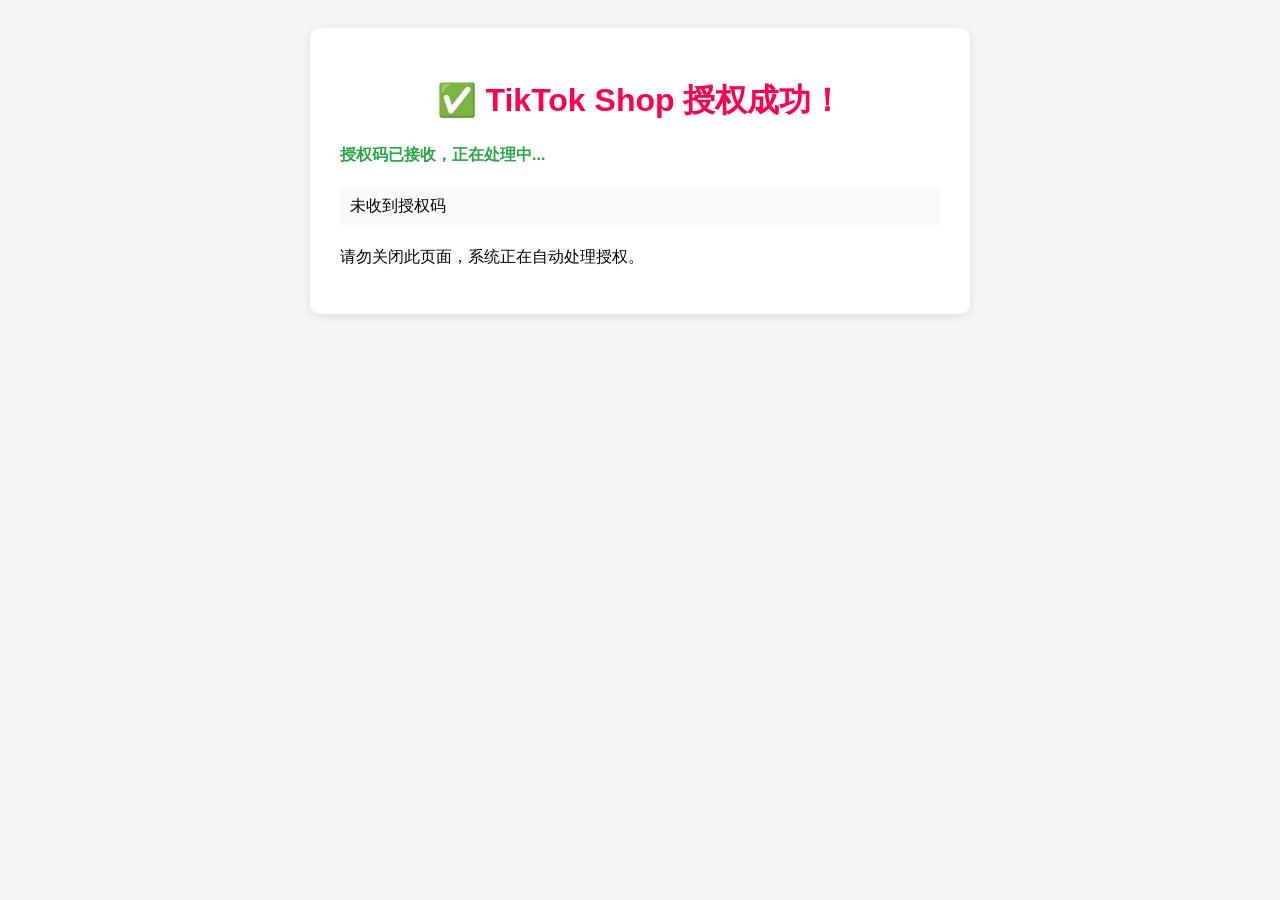
<file: tiktok-callback.html>
<!DOCTYPE html>
<html lang="en">
<head>
    <meta charset="UTF-8">
    <meta name="viewport" content="width=device-width, initial-scale=1.0">
    <title>TikTok Shop OAuth Callback</title>
    <style>
        body {
            font-family: Arial, sans-serif;
            padding: 20px;
            background: #f5f5f5;
        }
        .container {
            max-width: 600px;
            margin: 0 auto;
            background: white;
            padding: 30px;
            border-radius: 10px;
            box-shadow: 0 2px 10px rgba(0,0,0,0.1);
        }
        h1 {
            color: #ff0050;
            text-align: center;
        }
        .success {
            color: #28a745;
            font-weight: bold;
        }
        .code {
            background: #f8f9fa;
            padding: 10px;
            border-radius: 5px;
            margin: 20px 0;
            word-break: break-all;
        }
    </style>
</head>
<body>
    <div class="container">
        <h1>✅ TikTok Shop 授权成功！</h1>
        <p class="success">授权码已接收，正在处理中...</p>
        <div id="codeDisplay" class="code"></div>
        <p>请勿关闭此页面，系统正在自动处理授权。</p>
    </div>

    <script>
        // 获取 URL 参数中的 code
        const urlParams = new URLSearchParams(window.location.search);
        const authCode = urlParams.get('code');
        const state = urlParams.get('state');
        
        if (authCode) {
            document.getElementById('codeDisplay').textContent = '授权码: ' + authCode;
            
            // 这里可以发送到后端处理（在实际应用中）
            // fetch('/api/tiktok/process-auth', {
            //     method: 'POST',
            //     headers: {'Content-Type': 'application/json'},
            //     body: JSON.stringify({code: authCode, state: state})
            // });
        } else {
            document.getElementById('codeDisplay').textContent = '未收到授权码';
        }
    </script>
</body>
</html>
</file>
<file: styles.css>
/* 基础重置与全局样式 */
* {
    margin: 0;
    padding: 0;
    box-sizing: border-box;
}

:root {
    --primary: #6366f1;
    --primary-light: #818cf8;
    --primary-dark: #4f46e5;
    --secondary: #111827;
    --accent: #ec4899;
    --text: #374151;
    --text-light: #6b7280;
    --bg: #ffffff;
    --bg-alt: #f9fafb;
    --border: #e5e7eb;
    --gradient: linear-gradient(135deg, var(--primary), var(--accent));
    --shadow: 0 4px 6px -1px rgba(0, 0, 0, 0.1), 0 2px 4px -1px rgba(0, 0, 0, 0.06);
    --shadow-lg: 0 10px 15px -3px rgba(0, 0, 0, 0.1), 0 4px 6px -2px rgba(0, 0, 0, 0.05);
    --radius: 0.5rem;
    --radius-lg: 1rem;
    --transition: all 0.3s ease;
}

body {
    font-family: 'Inter', sans-serif;
    color: var(--text);
    background-color: var(--bg);
    line-height: 1.5;
    overflow-x: hidden;
}

.container {
    width: 100%;
    max-width: 1200px;
    margin: 0 auto;
    padding: 0 1rem;
}

a {
    text-decoration: none;
    color: inherit;
    transition: var(--transition);
}

button {
    border: none;
    background: none;
    cursor: pointer;
    font-family: inherit;
    transition: var(--transition);
}

.gradient-text {
    background: var(--gradient);
    -webkit-background-clip: text;
    background-clip: text;
    color: transparent;
}

.section-header {
    text-align: center;
    margin-bottom: 4rem;
}

.section-tag {
    display: inline-block;
    padding: 0.5rem 1rem;
    background-color: var(--bg-alt);
    border-radius: 999px;
    font-size: 0.875rem;
    font-weight: 500;
    color: var(--primary);
    margin-bottom: 1rem;
}

.section-title {
    font-size: 2.5rem;
    font-weight: 800;
    line-height: 1.2;
    margin-bottom: 1rem;
}

.section-subtitle {
    font-size: 1.125rem;
    color: var(--text-light);
    max-width: 600px;
    margin: 0 auto;
}

.btn {
    display: inline-flex;
    align-items: center;
    justify-content: center;
    padding: 0.75rem 1.5rem;
    border-radius: var(--radius);
    font-weight: 600;
    font-size: 0.9375rem;
    transition: var(--transition);
    gap: 0.5rem;
}

.btn-primary {
    background: var(--gradient);
    color: white;
    box-shadow: var(--shadow);
}

.btn-primary:hover {
    transform: translateY(-2px);
    box-shadow: var(--shadow-lg);
}

.btn-secondary {
    background-color: var(--bg-alt);
    color: var(--text);
}

.btn-secondary:hover {
    background-color: var(--border);
}

.btn-nav {
    background-color: var(--primary);
    color: white;
}

.btn-nav:hover {
    background-color: var(--primary-dark);
}

.btn-product {
    background-color: var(--primary);
    color: white;
    width: 100%;
}

.btn-product:hover {
    background-color: var(--primary-dark);
}

.btn-icon {
    width: 1rem;
    height: 1rem;
}

.mouse-glow {
    position: fixed;
    width: 200px;
    height: 200px;
    border-radius: 50%;
    background: radial-gradient(circle, rgba(99, 102, 241, 0.2) 0%, rgba(236, 72, 153, 0) 70%);
    pointer-events: none;
    transform: translate(-50%, -50%);
    z-index: -1;
    transition: width 0.3s ease, height 0.3s ease, opacity 0.3s ease;
    opacity: 0;
}

body:hover .mouse-glow {
    opacity: 1;
}

.navbar {
    position: fixed;
    top: 0;
    left: 0;
    width: 100%;
    z-index: 1000;
    background-color: rgba(255, 255, 255, 0.8);
    backdrop-filter: blur(10px);
    border-bottom: 1px solid var(--border);
}

.nav-container {
    display: flex;
    align-items: center;
    justify-content: space-between;
    height: 80px;
}

.nav-logo {
    font-size: 1.5rem;
    font-weight: 800;
    color: var(--primary);
}

.nav-links {
    display: flex;
    gap: 2rem;
}

.nav-links a {
    font-weight: 500;
    color: var(--text);
}

.nav-links a:hover {
    color: var(--primary);
}

.nav-actions {
    display: flex;
    align-items: center;
    gap: 1rem;
}

.lang-toggle {
    padding: 0.5rem 1rem;
    border-radius: var(--radius);
    background-color: var(--bg-alt);
    font-weight: 500;
    font-size: 0.875rem;
}

.mobile-menu-btn {
    display: none;
    flex-direction: column;
    gap: 0.3rem;
    padding: 0.5rem;
}

.mobile-menu-btn span {
    width: 24px;
    height: 2px;
    background-color: var(--text);
    border-radius: 1px;
}

.hero {
    position: relative;
    padding: 120px 0 100px;
    overflow: hidden;
}

.hero-container {
    position: relative;
    z-index: 2;
}

.hero-content {
    max-width: 800px;
    margin: 0 auto;
    text-align: center;
}

.hero-badge {
    display: inline-flex;
    align-items: center;
    gap: 0.5rem;
    padding: 0.5rem 1rem;
    background-color: var(--bg-alt);
    border-radius: 999px;
    font-size: 0.875rem;
    font-weight: 500;
    margin-bottom: 2rem;
}

.badge-dot {
    width: 0.5rem;
    height: 0.5rem;
    border-radius: 50%;
    background-color: var(--primary);
}

.hero-title {
    font-size: 3.5rem;
    font-weight: 800;
    line-height: 1.1;
    margin-bottom: 1.5rem;
}

.title-line {
    display: block;
}

.hero-subtitle {
    font-size: 1.25rem;
    color: var(--text-light);
    margin-bottom: 2.5rem;
    line-height: 1.6;
}

.hero-cta {
    display: flex;
    justify-content: center;
    gap: 1rem;
    margin-bottom: 4rem;
}

.hero-stats {
    display: flex;
    justify-content: center;
    align-items: center;
    gap: 2rem;
}

.stat-item {
    display: flex;
    align-items: baseline;
    gap: 0.25rem;
}

.stat-number {
    font-size: 2rem;
    font-weight: 800;
    color: var(--primary);
}

.stat-suffix {
    font-size: 1.25rem;
    font-weight: 600;
    color: var(--primary);
}

.stat-label {
    margin-left: 0.5rem;
    color: var(--text-light);
}

.stat-divider {
    width: 1px;
    height: 2rem;
    background-color: var(--border);
}

.hero-particles {
    position: absolute;
    top: 0;
    left: 0;
    width: 100%;
    height: 100%;
    z-index: 1;
}

.hero-glow {
    position: absolute;
    top: 50%;
    left: 50%;
    transform: translate(-50%, -50%);
    width: 800px;
    height: 800px;
    border-radius: 50%;
    background: radial-gradient(circle, rgba(99, 102, 241, 0.1) 0%, rgba(255, 255, 255, 0) 70%);
    z-index: 0;
}

.featured-in {
    padding: 4rem 0;
    background-color: var(--bg-alt);
}

.featured-label {
    text-align: center;
    font-size: 0.875rem;
    font-weight: 500;
    color: var(--text-light);
    margin-bottom: 2rem;
}

.featured-logos {
    display: flex;
    justify-content: space-between;
    align-items: center;
    flex-wrap: wrap;
    gap: 2rem;
}

.logo-placeholder {
    width: 120px;
    height: 40px;
    display: flex;
    align-items: center;
    justify-content: center;
    color: var(--text-light);
}

.products {
    padding: 8rem 0;
}

.products-grid {
    display: grid;
    grid-template-columns: repeat(auto-fill, minmax(300px, 1fr));
    gap: 2rem;
}

.product-card {
    background-color: var(--bg);
    border-radius: var(--radius-lg);
    box-shadow: var(--shadow);
    padding: 2rem;
    position: relative;
    overflow: hidden;
    transition: var(--transition);
}

.product-card:hover {
    transform: translateY(-5px);
    box-shadow: var(--shadow-lg);
}

.card-glow {
    position: absolute;
    top: -50%;
    right: -50%;
    width: 100%;
    height: 100%;
    background: radial-gradient(circle, rgba(99, 102, 241, 0.1) 0%, rgba(255, 255, 255, 0) 70%);
    z-index: 0;
}

.product-icon {
    font-size: 2rem;
    margin-bottom: 1rem;
    position: relative;
    z-index: 1;
}

.product-title {
    font-size: 1.25rem;
    font-weight: 700;
    margin-bottom: 0.75rem;
    position: relative;
    z-index: 1;
}

.product-desc {
    color: var(--text-light);
    margin-bottom: 1.5rem;
    position: relative;
    z-index: 1;
}

.product-tags {
    display: flex;
    gap: 0.5rem;
    margin-bottom: 1.5rem;
    position: relative;
    z-index: 1;
}

.tag {
    padding: 0.25rem 0.75rem;
    background-color: var(--bg-alt);
    border-radius: 999px;
    font-size: 0.75rem;
    font-weight: 500;
    color: var(--text-light);
}

.product-footer {
    display: flex;
    justify-content: space-between;
    align-items: center;
    position: relative;
    z-index: 1;
}

.product-price {
    font-size: 1.25rem;
    font-weight: 700;
    color: var(--primary);
}

.features {
    padding: 8rem 0;
    background-color: var(--bg-alt);
}

.features-grid {
    display: grid;
    grid-template-columns: repeat(auto-fit, minmax(250px, 1fr));
    gap: 2rem;
}

.feature-card {
    text-align: center;
    padding: 2rem;
    background-color: var(--bg);
    border-radius: var(--radius-lg);
    box-shadow: var(--shadow);
    transition: var(--transition);
}

.feature-card:hover {
    transform: translateY(-5px);
    box-shadow: var(--shadow-lg);
}

.feature-icon {
    font-size: 2.5rem;
    margin-bottom: 1.5rem;
}

.feature-card h3 {
    font-size: 1.25rem;
    font-weight: 700;
    margin-bottom: 0.75rem;
}

.feature-card p {
    color: var(--text-light);
}

.testimonials {
    padding: 8rem 0;
}

.testimonials-marquee {
    overflow: hidden;
    position: relative;
}

.marquee-content {
    display: flex;
    animation: marquee 20s linear infinite;
    gap: 2rem;
}

@keyframes marquee {
    0% { transform: translateX(0); }
    100% { transform: translateX(-50%); }
}

.testimonial-card {
    min-width: 350px;
    background-color: var(--bg);
    border-radius: var(--radius-lg);
    box-shadow: var(--shadow);
    padding: 2rem;
}

.testimonial-rating {
    font-size: 1.25rem;
    color: #f59e0b;
    margin-bottom: 1rem;
}

.testimonial-text {
    font-size: 1.125rem;
    line-height: 1.6;
    margin-bottom: 1.5rem;
}

.testimonial-author {
    display: flex;
    flex-direction: column;
}

.author-name {
    font-weight: 600;
}

.author-role {
    font-size: 0.875rem;
    color: var(--text-light);
}

.faq {
    padding: 8rem 0;
    background-color: var(--bg-alt);
}

.faq-grid {
    display: grid;
    grid-template-columns: repeat(auto-fit, minmax(500px, 1fr));
    gap: 1rem;
    max-width: 1000px;
    margin: 0 auto;
}

.faq-item {
    background-color: var(--bg);
    border-radius: var(--radius);
    box-shadow: var(--shadow);
    overflow: hidden;
}

.faq-question {
    width: 100%;
    padding: 1.5rem;
    display: flex;
    justify-content: space-between;
    align-items: center;
    font-weight: 600;
    text-align: left;
}

.faq-icon {
    width: 1rem;
    height: 1rem;
    transition: var(--transition);
}

.faq-answer {
    padding: 0 1.5rem 1.5rem;
    color: var(--text-light);
    display: none;
}

.faq-item.active .faq-answer {
    display: block;
}

.faq-item.active .faq-icon {
    transform: rotate(180deg);
}

.newsletter {
    padding: 8rem 0;
}

.newsletter-content {
    max-width: 700px;
    margin: 0 auto;
    text-align: center;
    background-color: var(--bg-alt);
    border-radius: var(--radius-lg);
    padding: 4rem;
    box-shadow: var(--shadow);
}

.newsletter-badge {
    font-size: 2.5rem;
    margin-bottom: 1.5rem;
}

.newsletter-title {
    font-size: 2rem;
    font-weight: 800;
    margin-bottom: 1rem;
}

.newsletter-subtitle {
    color: var(--text-light);
    margin-bottom: 2rem;
}

.newsletter-form {
    max-width: 500px;
    margin: 0 auto;
}

.form-group {
    display: flex;
    gap: 0.5rem;
    margin-bottom: 1rem;
}

.form-input {
    flex: 1;
    padding: 0.75rem 1.5rem;
    border-radius: var(--radius);
    border: 1px solid var(--border);
    font-family: inherit;
    font-size: 0.9375rem;
}

.form-note {
    font-size: 0.875rem;
    color: var(--text-light);
}

.footer {
    background-color: var(--secondary);
    color: white;
    padding: 6rem 0 2rem;
}

.footer-grid {
    display: grid;
    grid-template-columns: repeat(auto-fit, minmax(200px, 1fr));
    gap: 2rem;
    margin-bottom: 4rem;
}

.footer-logo {
    font-size: 1.5rem;
    font-weight: 800;
    color: var(--primary);
    margin-bottom: 1rem;
}

.footer-brand p {
    color: var(--text-light);
    margin-bottom: 1.5rem;
}

.footer-social {
    display: flex;
    gap: 1rem;
}

.social-link {
    width: 2.5rem;
    height: 2.5rem;
    border-radius: 50%;
    background-color: rgba(255, 255, 255, 0.1);
    display: flex;
    align-items: center;
    justify-content: center;
}

.social-link:hover {
    background-color: var(--primary);
    transform: translateY(-2px);
}

.footer-links h4 {
    font-size: 1rem;
    font-weight: 600;
    margin-bottom: 1rem;
}

.footer-links a {
    display: block;
    color: var(--text-light);
    margin-bottom: 0.75rem;
}

.footer-links a:hover {
    color: var(--primary);
}

.footer-bottom {
    text-align: center;
    padding-top: 2rem;
    border-top: 1px solid rgba(255, 255, 255, 0.1);
    color: var(--text-light);
}

.scroll-reveal {
    opacity: 0;
    transform: translateY(20px);
    transition: opacity 0.6s ease, transform 0.6s ease;
    will-change: transform, opacity;
}

.scroll-reveal.active {
    opacity: 1;
    transform: translateY(0);
}

.btn-pulse {
    animation: pulse 2s infinite;
    will-change: box-shadow;
}

@keyframes pulse {
    0% { box-shadow: 0 0 0 0 rgba(99, 102, 241, 0.7); }
    70% { box-shadow: 0 0 0 10px rgba(99, 102, 241, 0); }
    100% { box-shadow: 0 0 0 0 rgba(99, 102, 241, 0); }
}

.mouse-glow {
    will-change: transform;
}

.hero-particles {
    will-change: transform;
}

.marquee-content {
    will-change: transform;
}

.product-card, .feature-card, .testimonial-card, .faq-item {
    will-change: transform;
}

@media (max-width: 1024px) {
    .hero-title { font-size: 3rem; }
    .section-title { font-size: 2rem; }
    .faq-grid { grid-template-columns: 1fr; }
}

@media (max-width: 768px) {
    .nav-links { display: none; }
    .mobile-menu-btn { display: flex; }
    .hero { padding: 100px 0 80px; }
    .hero-title { font-size: 2.5rem; }
    .hero-cta { flex-direction: column; }
    .hero-stats { flex-direction: column; gap: 1rem; }
    .stat-divider { display: none; }
    .section-header { margin-bottom: 2rem; }
    .products, .features, .testimonials, .faq, .newsletter { padding: 4rem 0; }
    .newsletter-content { padding: 2rem; }
    .form-group { flex-direction: column; }
}

@media (max-width: 480px) {
    .hero-title { font-size: 2rem; }
    .section-title { font-size: 1.5rem; }
    .testimonial-card { min-width: 300px; }
}
</file>
<file: responsive.css>
/* MeiMagic - 响应式优化样式 */
/* Responsive Design Additions */

/* 基础响应式 */
html {
  -webkit-text-size-adjust: 100%;
}

body {
  font-size: clamp(0.9375rem, 0.2vw + 0.875rem, 1.0625rem);
  line-height: 1.7;
}

/* 图片响应式 */
img {
  max-width: 100%;
  height: auto;
  display: block;
}

/* 容器 */
.container {
  max-width: 1200px;
  padding: 0 20px;
}

/* 触摸区域最小 44px */
.btn,
.nav-links a,
.mobile-menu-btn,
.lang-toggle,
.lang-dropdown button,
.form-input,
.social-link,
.faq-question {
  min-height: 44px;
  min-width: 44px;
  display: inline-flex;
  align-items: center;
  justify-content: center;
}

/* 字体响应式 */
.hero-title {
  font-size: clamp(2rem, 6vw, 4rem);
}

.hero-subtitle {
  font-size: clamp(1rem, 2.5vw, 1.25rem);
}

.section-title {
  font-size: clamp(1.75rem, 4vw, 3rem);
}

/* 间距响应式 */
.hero {
  padding: clamp(80px, 15vw, 120px) 20px 60px;
}

.products,
.features,
.testimonials,
.faq,
.newsletter {
  padding: clamp(60px, 10vw, 100px) 20px;
}

/* 网格响应式 */
.products-grid,
.features-grid {
  grid-template-columns: repeat(auto-fit, minmax(280px, 1fr));
  gap: clamp(20px, 3vw, 30px);
}

/* ========== 平板 (1024px) ========== */
@media (max-width: 1024px) {
  .container {
    padding: 0 16px;
  }
  
  .footer-grid {
    grid-template-columns: repeat(2, 1fr);
  }
  
  .nav-links {
    gap: 20px;
  }
}

/* ========== 手机横屏/小平板 (768px) ========== */
@media (max-width: 768px) {
  /* 导航栏 */
  .nav-links {
    display: none;
    position: absolute;
    top: 70px;
    left: 0;
    right: 0;
    background: white;
    flex-direction: column;
    padding: 20px;
    box-shadow: 0 10px 15px -3px rgba(0, 0, 0, 0.1);
    gap: 10px;
  }

  .nav-links.active {
    display: flex;
  }

  .nav-links a {
    padding: 12px;
    border-radius: 8px;
    width: 100%;
    justify-content: center;
  }

  .nav-actions {
    display: none;
  }

  .mobile-menu-btn {
    display: flex;
  }

  /* Hero */
  .hero {
    padding: 100px 16px 60px;
    min-height: auto;
  }

  .hero-cta {
    flex-direction: column;
    align-items: stretch;
  }

  .btn {
    width: 100%;
    text-align: center;
  }

  .hero-stats {
    gap: 20px;
  }

  .stat-divider {
    display: none;
  }

  /* 网格单列 */
  .products-grid,
  .features-grid {
    grid-template-columns: 1fr;
  }

  .product-card {
    padding: 20px;
  }

  /* 页脚 */
  .footer-grid {
    grid-template-columns: 1fr;
    gap: 30px;
    text-align: center;
  }

  .footer-social {
    justify-content: center;
  }

  .footer-links a:hover {
    padding-left: 0;
  }

  /* 表单 */
  .form-group {
    flex-direction: column;
  }

  .form-input {
    width: 100%;
  }

  .newsletter-form .btn {
    width: 100%;
  }

  /* FAQ */
  .faq-question {
    padding: 15px;
    font-size: 1rem;
  }

  .faq-answer p {
    padding: 0 15px 15px;
  }

  /* 移动端底部固定栏 */
  .mobile-fixed-bar {
    display: block;
  }
  
  .footer {
    padding-bottom: 100px;
  }

  /* Testimonials */
  .testimonial-card {
    flex: 0 0 300px;
    padding: 20px;
  }
}

/* ========== 手机竖屏 (480px) ========== */
@media (max-width: 480px) {
  .hero {
    padding: 80px 16px 50px;
  }

  .hero-title {
    font-size: clamp(1.5rem, 5vw, 2rem);
  }

  .hero-subtitle {
    font-size: 0.9375rem;
  }

  .hero-stats {
    gap: 15px;
  }

  .stat-number,
  .stat-suffix {
    font-size: clamp(1.5rem, 4vw, 2rem);
  }

  .stat-label {
    font-size: 0.75rem;
  }

  .nav-container {
    padding: 0 16px;
    height: 65px;
  }

  .nav-logo {
    font-size: 1.25rem;
  }

  .products,
  .features,
  .testimonials,
  .faq,
  .newsletter {
    padding: 60px 16px;
  }

  .section-title {
    font-size: clamp(1.5rem, 4vw, 1.75rem);
  }

  .section-subtitle {
    font-size: 0.9375rem;
  }

  .product-icon {
    font-size: 2.5rem;
  }

  .product-title {
    font-size: 1.125rem;
  }

  .product-desc {
    font-size: 0.875rem;
  }

  .product-footer {
    flex-direction: column;
    align-items: stretch;
    gap: 10px;
  }

  .product-price {
    font-size: 1.25rem;
    text-align: center;
  }

  .feature-icon {
    font-size: 2.5rem;
  }

  .feature-card h3 {
    font-size: 1.125rem;
  }

  .feature-card p {
    font-size: 0.875rem;
  }

  .testimonial-card {
    flex: 0 0 280px;
    padding: 15px;
  }

  .testimonial-rating {
    font-size: 1rem;
  }

  .testimonial-text {
    font-size: 0.875rem;
  }

  .faq-question {
    font-size: 0.9375rem;
    padding: 12px;
  }

  .faq-answer p {
    font-size: 0.875rem;
    padding: 0 12px 12px;
  }

  .newsletter-badge {
    font-size: 2.5rem;
  }

  .newsletter-title {
    font-size: 1.75rem;
  }

  .newsletter-subtitle {
    font-size: 0.9375rem;
  }

  .footer {
    padding: 60px 16px 90px;
  }

  .footer-logo {
    font-size: 1.25rem;
  }

  .footer-brand p {
    font-size: 0.9375rem;
  }

  .footer-links h4 {
    font-size: 1rem;
  }

  .footer-links a {
    font-size: 0.9375rem;
    justify-content: center;
  }

  .footer-bottom {
    font-size: 0.75rem;
  }

  .social-link {
    width: 40px;
    height: 40px;
  }

  .social-link svg {
    width: 18px;
    height: 18px;
  }

  .lang-switcher {
    top: 10px;
    right: 10px;
  }

  .mobile-fixed-bar {
    padding: 10px 16px;
  }
}

/* 触摸优化 */
@media (hover: none) and (pointer: coarse) {
  .product-card:hover,
  .feature-card:hover,
  .testimonial-card:hover {
    transform: none;
  }
  
  .btn:hover,
  .nav-links a:hover,
  .footer-links a:hover,
  .social-link:hover {
    transform: none;
  }
}

/* 表格响应式 */
.table-wrapper {
  overflow-x: auto;
  -webkit-overflow-scrolling: touch;
}

table {
  min-width: 600px;
}
</file>
